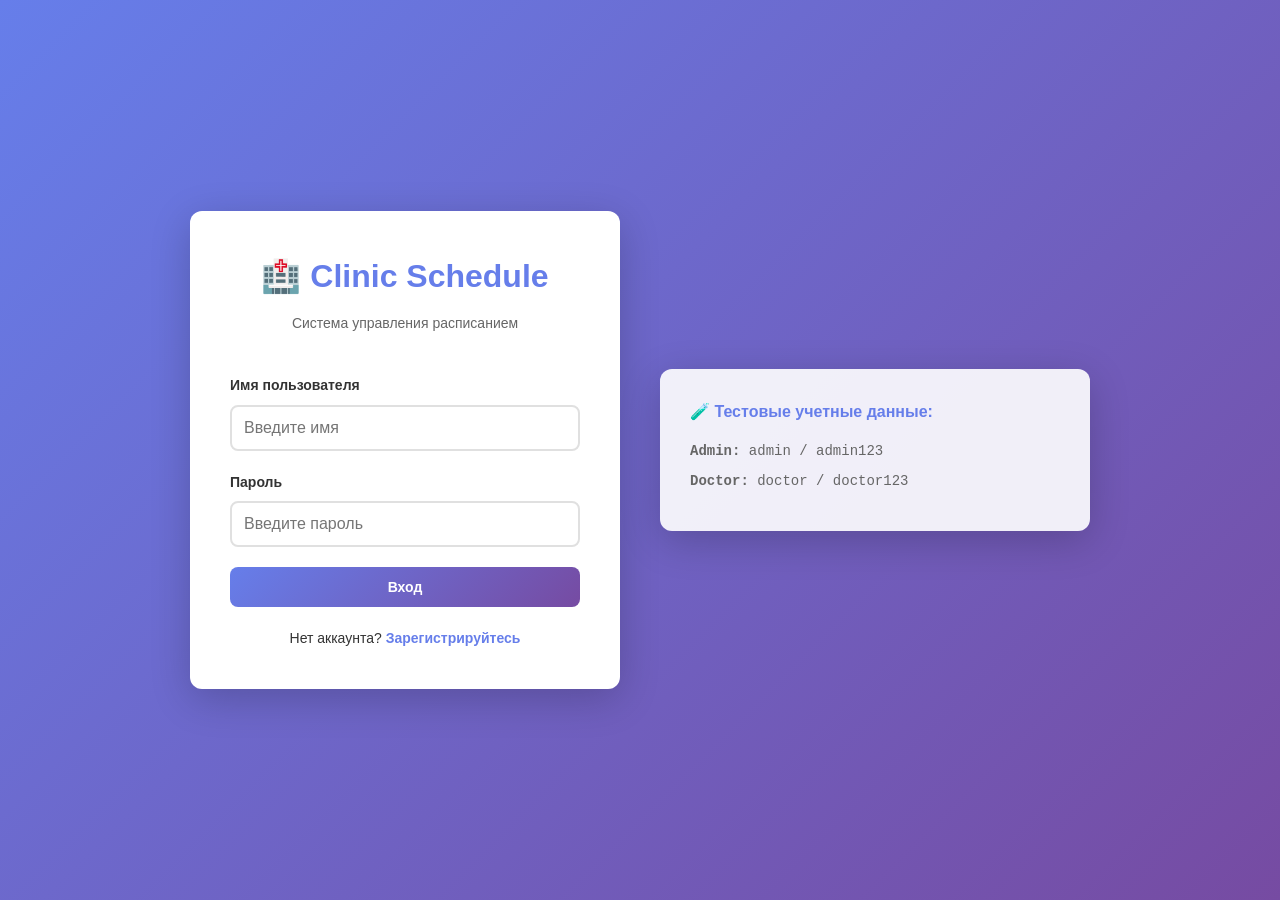
<file: frontend/index.html>
<!DOCTYPE html>
<html lang="ru">
<head>
    <meta charset="UTF-8">
    <meta name="viewport" content="width=device-width, initial-scale=1.0">
    <title>Clinic Schedule System</title>
    <link rel="stylesheet" href="css/style.css">
</head>
<body>
    <div class="container">
        <!-- Боковая панель навигации -->
        <aside class="sidebar">
            <div class="sidebar-header">
                <h1>🏥 Clinic</h1>
                <p id="userDisplay"></p>
            </div>

            <nav class="sidebar-nav">
                <a href="#" class="nav-item active" data-page="schedule">
                    <span class="icon">📅</span>
                    <span>Расписание</span>
                </a>
                <a href="#" class="nav-item" data-page="notes">
                    <span class="icon">📝</span>
                    <span>Заметки</span>
                </a>
                <a href="#" class="nav-item" data-page="backup">
                    <span class="icon">💾</span>
                    <span>Резервная копия</span>
                </a>
                <a href="#" class="nav-item" data-page="admin">
                    <span class="icon">🔧</span>
                    <span>Админ-панель</span>
                </a>
            </nav>

            <div class="sidebar-footer">
                <button id="logoutBtn" class="btn btn-secondary btn-block">Выход</button>
            </div>
        </aside>

        <!-- Основное содержимое -->
        <main class="main-content">
            <!-- Расписание -->
            <section id="schedule" class="page active">
                <h2>📅 Расписание</h2>
                <p>Содержимое расписания будет здесь...</p>
            </section>

            <!-- Заметки -->
            <section id="notes" class="page">
                <h2>📝 Мои заметки</h2>
                <p>Содержимое заметок будет здесь...</p>
            </section>

            <!-- Резервная копия -->
            <section id="backup" class="page">
                <h2>💾 Резервное копирование</h2>
                <p>Содержимое резервной копии будет здесь...</p>
            </section>

            <!-- Админ-панель -->
            <section id="admin" class="page">
                <h2>🔧 Администрирование</h2>
                <p>Содержимое админ-панели будет здесь...</p>
            </section>
        </main>
    </div>

    <script src="js/api.js"></script>
    <script src="js/auth.js"></script>
    <script src="js/utils.js"></script>
    <script>
        // Инициализация при загрузке
        document.addEventListener('DOMContentLoaded', async () => {
            // Проверка авторизации
            try {
                const response = await fetch('/backend/api/check_token.php', {
                    headers: {
                        'Authorization': 'Bearer ' + localStorage.getItem('token')
                    }
                });
                
                if (!response.ok) {
                    window.location.href = 'login.html';
                    return;
                }
                
                const data = await response.json();
                if (!data.is_authenticated) {
                    window.location.href = 'login.html';
                    return;
                }
                
                // Отображение имени пользователя
                const user = data.user;
                document.getElementById('userDisplay').textContent = user.username + ` (${user.role})`;
                
                // Скрытие админ-панели для неадминов
                const adminNav = document.querySelector('[data-page="admin"]');
                if (user.role !== 'admin') {
                    adminNav.style.display = 'none';
                }
                
            } catch (error) {
                console.error('Auth check error:', error);
                window.location.href = 'login.html';
            }
        });
        
        // Навигация между страницами
        document.querySelectorAll('.nav-item').forEach(item => {
            item.addEventListener('click', (e) => {
                e.preventDefault();
                
                // Убрать активный класс со всех элементов
                document.querySelectorAll('.nav-item').forEach(i => i.classList.remove('active'));
                document.querySelectorAll('.page').forEach(p => p.classList.remove('active'));
                
                // Добавить активный класс текущему элементу
                item.classList.add('active');
                const pageName = item.getAttribute('data-page');
                document.getElementById(pageName).classList.add('active');
            });
        });
        
        // Выход из системы
        document.getElementById('logoutBtn').addEventListener('click', async () => {
            try {
                await fetch('/backend/api/logout.php', {
                    method: 'POST',
                    headers: {
                        'Authorization': 'Bearer ' + localStorage.getItem('token')
                    }
                });
                
                localStorage.removeItem('token');
                localStorage.removeItem('user');
                window.location.href = 'login.html';
            } catch (error) {
                console.error('Logout error:', error);
                localStorage.removeItem('token');
                localStorage.removeItem('user');
                window.location.href = 'login.html';
            }
        });
    </script>
</body>
</html>
</file>
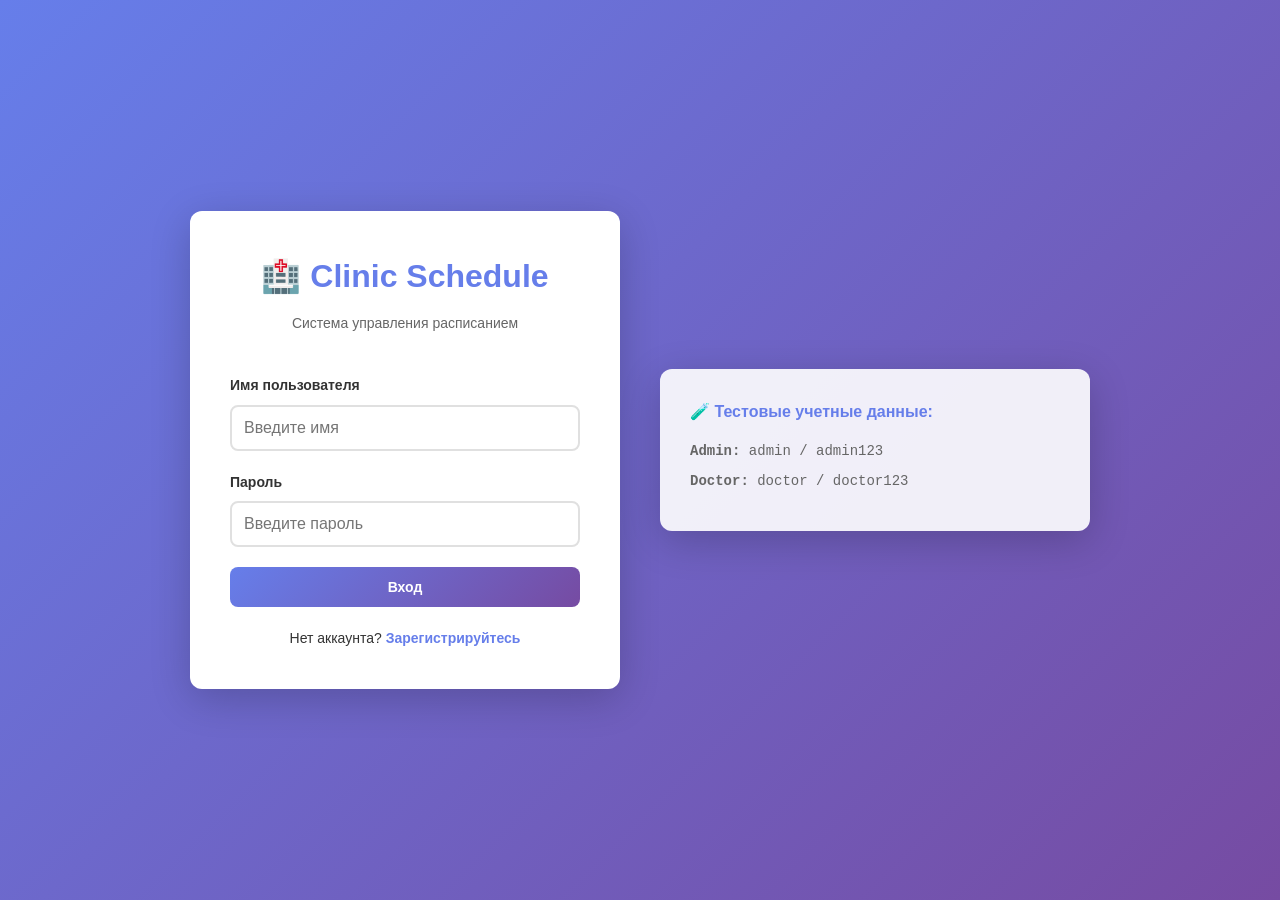
<file: frontend/login.html>
<!DOCTYPE html>
<html lang="ru">
<head>
    <meta charset="UTF-8">
    <meta name="viewport" content="width=device-width, initial-scale=1.0">
    <title>Clinic Schedule System - Вход</title>
    <link rel="stylesheet" href="css/style.css">
</head>
<body class="auth-page">
    <div class="auth-container">
        <div class="auth-card">
            <div class="auth-header">
                <h1>🏥 Clinic Schedule</h1>
                <p>Система управления расписанием</p>
            </div>

            <form id="loginForm" class="auth-form">
                <div class="form-group">
                    <label for="username">Имя пользователя</label>
                    <input type="text" id="username" name="username" required placeholder="Введите имя">
                    <span class="error-message" id="usernameError"></span>
                </div>

                <div class="form-group">
                    <label for="password">Пароль</label>
                    <input type="password" id="password" name="password" required placeholder="Введите пароль">
                    <span class="error-message" id="passwordError"></span>
                </div>

                <button type="submit" class="btn btn-primary btn-block">Вход</button>
                <span class="error-message" id="formError"></span>
            </form>

            <div class="auth-footer">
                <p>Нет аккаунта? <a href="register.html">Зарегистрируйтесь</a></p>
            </div>
        </div>

        <div class="test-credentials">
            <h3>🧪 Тестовые учетные данные:</h3>
            <p><strong>Admin:</strong> admin / admin123</p>
            <p><strong>Doctor:</strong> doctor / doctor123</p>
        </div>
    </div>

    <script src="js/api.js"></script>
    <script src="js/auth.js"></script>
    <script>
        document.getElementById('loginForm').addEventListener('submit', async (e) => {
            e.preventDefault();
            
            const username = document.getElementById('username').value;
            const password = document.getElementById('password').value;
            
            try {
                const response = await fetch('/backend/api/login.php', {
                    method: 'POST',
                    headers: {'Content-Type': 'application/json'},
                    body: JSON.stringify({ username, password })
                });
                
                const data = await response.json();
                
                if (data.success) {
                    localStorage.setItem('token', data.token);
                    localStorage.setItem('user', JSON.stringify(data.user));
                    window.location.href = 'index.html';
                } else {
                    document.getElementById('formError').textContent = data.error || 'Ошибка входа';
                }
            } catch (error) {
                document.getElementById('formError').textContent = 'Ошибка соединения';
                console.error('Login error:', error);
            }
        });
    </script>
</body>
</html>
</file>
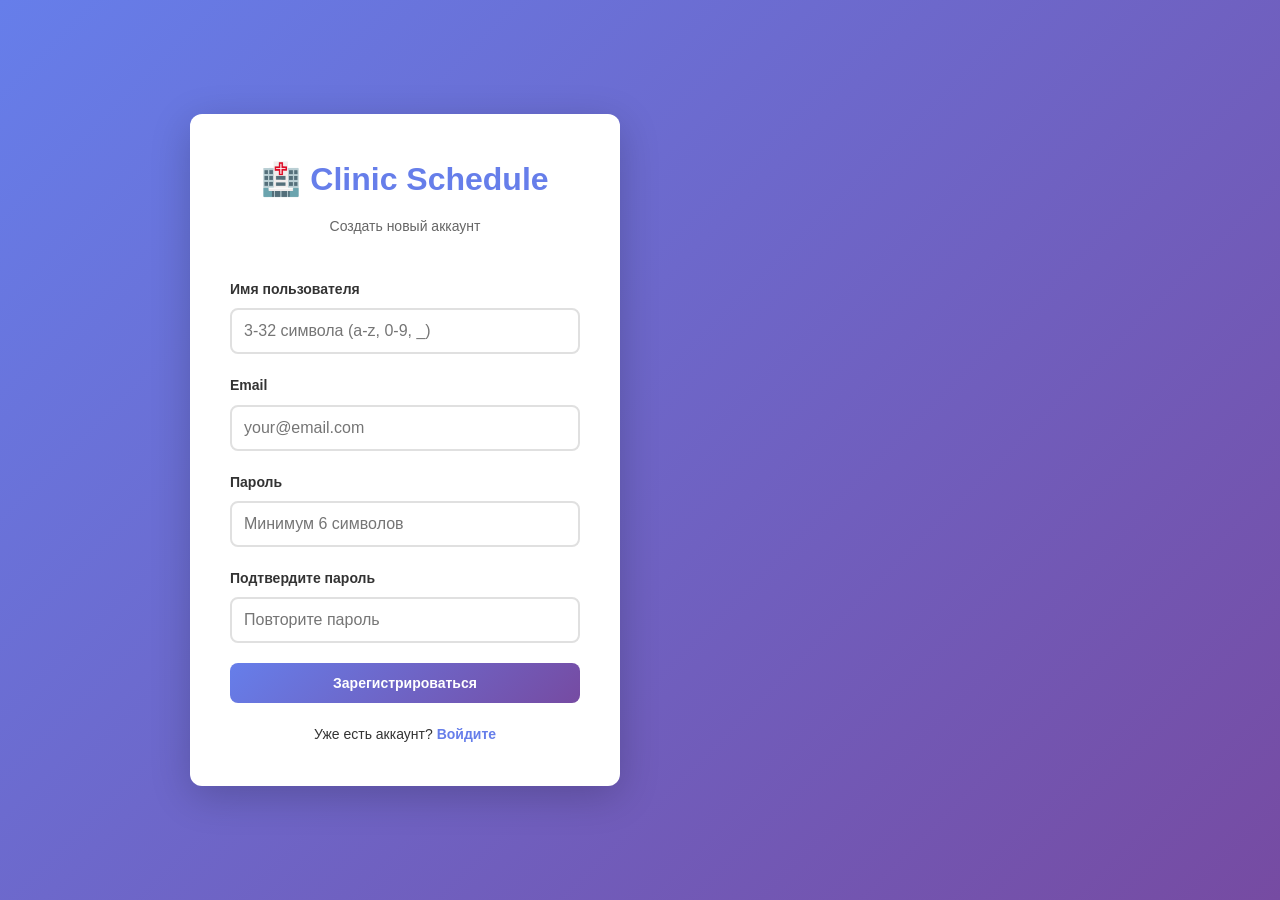
<file: frontend/register.html>
<!DOCTYPE html>
<html lang="ru">
<head>
    <meta charset="UTF-8">
    <meta name="viewport" content="width=device-width, initial-scale=1.0">
    <title>Clinic Schedule System - Регистрация</title>
    <link rel="stylesheet" href="css/style.css">
</head>
<body class="auth-page">
    <div class="auth-container">
        <div class="auth-card">
            <div class="auth-header">
                <h1>🏥 Clinic Schedule</h1>
                <p>Создать новый аккаунт</p>
            </div>

            <form id="registerForm" class="auth-form">
                <div class="form-group">
                    <label for="username">Имя пользователя</label>
                    <input type="text" id="username" name="username" required placeholder="3-32 символа (a-z, 0-9, _)">
                    <span class="error-message" id="usernameError"></span>
                </div>

                <div class="form-group">
                    <label for="email">Email</label>
                    <input type="email" id="email" name="email" required placeholder="your@email.com">
                    <span class="error-message" id="emailError"></span>
                </div>

                <div class="form-group">
                    <label for="password">Пароль</label>
                    <input type="password" id="password" name="password" required placeholder="Минимум 6 символов">
                    <span class="error-message" id="passwordError"></span>
                </div>

                <div class="form-group">
                    <label for="password_confirm">Подтвердите пароль</label>
                    <input type="password" id="password_confirm" name="password_confirm" required placeholder="Повторите пароль">
                    <span class="error-message" id="passwordConfirmError"></span>
                </div>

                <button type="submit" class="btn btn-primary btn-block">Зарегистрироваться</button>
                <span class="error-message" id="formError"></span>
                <span class="success-message" id="formSuccess"></span>
            </form>

            <div class="auth-footer">
                <p>Уже есть аккаунт? <a href="login.html">Войдите</a></p>
            </div>
        </div>
    </div>

    <script src="js/api.js"></script>
    <script>
        document.getElementById('registerForm').addEventListener('submit', async (e) => {
            e.preventDefault();
            
            const username = document.getElementById('username').value;
            const email = document.getElementById('email').value;
            const password = document.getElementById('password').value;
            const password_confirm = document.getElementById('password_confirm').value;
            
            // Очистка ошибок
            document.getElementById('formError').textContent = '';
            document.getElementById('formSuccess').textContent = '';
            
            // Валидация
            if (password !== password_confirm) {
                document.getElementById('passwordConfirmError').textContent = 'Пароли не совпадают';
                return;
            }
            
            if (password.length < 6) {
                document.getElementById('passwordError').textContent = 'Пароль должен быть минимум 6 символов';
                return;
            }
            
            try {
                const response = await fetch('/backend/api/register.php', {
                    method: 'POST',
                    headers: {'Content-Type': 'application/json'},
                    body: JSON.stringify({ username, email, password })
                });
                
                const data = await response.json();
                
                if (data.success) {
                    document.getElementById('formSuccess').textContent = data.message;
                    document.getElementById('registerForm').reset();
                    setTimeout(() => {
                        window.location.href = 'login.html';
                    }, 2000);
                } else {
                    document.getElementById('formError').textContent = data.error || 'Ошибка регистрации';
                }
            } catch (error) {
                document.getElementById('formError').textContent = 'Ошибка соединения';
                console.error('Register error:', error);
            }
        });
    </script>
</body>
</html>
</file>
<file: frontend/css/style.css>
/**
 * Основные стили для Clinic Schedule System
 */

* {
    margin: 0;
    padding: 0;
    box-sizing: border-box;
}

body {
    font-family: -apple-system, BlinkMacSystemFont, 'Segoe UI', Roboto, 'Helvetica Neue', Arial, sans-serif;
    background: linear-gradient(135deg, #667eea 0%, #764ba2 100%);
    color: #333;
    line-height: 1.6;
}

/* === СТРАНИЦЫ АВТОРИЗАЦИИ === */
.auth-page {
    min-height: 100vh;
    display: flex;
    align-items: center;
    justify-content: center;
    padding: 20px;
}

.auth-container {
    width: 100%;
    max-width: 900px;
    display: grid;
    grid-template-columns: 1fr 1fr;
    gap: 40px;
    align-items: center;
}

.auth-card {
    background: white;
    padding: 40px;
    border-radius: 12px;
    box-shadow: 0 10px 40px rgba(0, 0, 0, 0.2);
    animation: slideInLeft 0.5s ease-out;
}

.auth-header {
    text-align: center;
    margin-bottom: 40px;
}

.auth-header h1 {
    font-size: 32px;
    color: #667eea;
    margin-bottom: 10px;
}

.auth-header p {
    color: #666;
    font-size: 14px;
}

.auth-form {
    display: flex;
    flex-direction: column;
    gap: 20px;
}

.form-group {
    display: flex;
    flex-direction: column;
}

.form-group label {
    margin-bottom: 8px;
    font-weight: 600;
    color: #333;
    font-size: 14px;
}

.form-group input {
    padding: 12px;
    border: 2px solid #e0e0e0;
    border-radius: 8px;
    font-size: 16px;
    transition: border-color 0.3s;
}

.form-group input:focus {
    outline: none;
    border-color: #667eea;
    background: #f8f9ff;
}

.error-message {
    color: #e74c3c;
    font-size: 12px;
    margin-top: 4px;
    display: none;
}

.error-message:not(:empty) {
    display: block;
}

.success-message {
    color: #27ae60;
    font-size: 14px;
    padding: 12px;
    background: #d5f4e6;
    border-radius: 8px;
    margin-top: 10px;
    display: none;
}

.success-message:not(:empty) {
    display: block;
}

.auth-footer {
    text-align: center;
    margin-top: 20px;
    font-size: 14px;
}

.auth-footer a {
    color: #667eea;
    text-decoration: none;
    font-weight: 600;
}

.auth-footer a:hover {
    text-decoration: underline;
}

.test-credentials {
    background: rgba(255, 255, 255, 0.9);
    padding: 30px;
    border-radius: 12px;
    box-shadow: 0 10px 40px rgba(0, 0, 0, 0.2);
    animation: slideInRight 0.5s ease-out;
}

.test-credentials h3 {
    color: #667eea;
    margin-bottom: 15px;
    font-size: 16px;
}

.test-credentials p {
    color: #666;
    font-size: 14px;
    margin: 8px 0;
    font-family: 'Courier New', monospace;
}

/* === ОСНОВНОЙ ИНТЕРФЕЙС === */
.container {
    display: grid;
    grid-template-columns: 250px 1fr;
    min-height: 100vh;
    background: white;
}

.sidebar {
    background: linear-gradient(135deg, #667eea 0%, #764ba2 100%);
    color: white;
    padding: 20px;
    display: flex;
    flex-direction: column;
    box-shadow: 2px 0 10px rgba(0, 0, 0, 0.1);
}

.sidebar-header {
    text-align: center;
    margin-bottom: 40px;
    padding-bottom: 20px;
    border-bottom: 1px solid rgba(255, 255, 255, 0.2);
}

.sidebar-header h1 {
    font-size: 24px;
    margin-bottom: 5px;
}

.sidebar-header p {
    font-size: 12px;
    opacity: 0.9;
}

.sidebar-nav {
    display: flex;
    flex-direction: column;
    gap: 10px;
    flex: 1;
}

.nav-item {
    display: flex;
    align-items: center;
    gap: 12px;
    padding: 12px 16px;
    border-radius: 8px;
    color: white;
    text-decoration: none;
    transition: all 0.3s;
    cursor: pointer;
    font-size: 14px;
}

.nav-item:hover {
    background: rgba(255, 255, 255, 0.2);
    transform: translateX(4px);
}

.nav-item.active {
    background: rgba(255, 255, 255, 0.3);
    font-weight: 600;
}

.nav-item .icon {
    font-size: 18px;
}

.sidebar-footer {
    border-top: 1px solid rgba(255, 255, 255, 0.2);
    padding-top: 20px;
}

.main-content {
    padding: 40px;
    overflow-y: auto;
}

.page {
    display: none;
    animation: fadeIn 0.3s ease-out;
}

.page.active {
    display: block;
}

.page h2 {
    color: #333;
    margin-bottom: 30px;
    font-size: 28px;
}

/* === КНОПКИ === */
.btn {
    padding: 12px 24px;
    border: none;
    border-radius: 8px;
    font-size: 14px;
    font-weight: 600;
    cursor: pointer;
    transition: all 0.3s;
    text-decoration: none;
    display: inline-block;
    text-align: center;
}

.btn-primary {
    background: linear-gradient(135deg, #667eea 0%, #764ba2 100%);
    color: white;
}

.btn-primary:hover {
    transform: translateY(-2px);
    box-shadow: 0 10px 20px rgba(102, 126, 234, 0.4);
}

.btn-secondary {
    background: #e0e0e0;
    color: #333;
}

.btn-secondary:hover {
    background: #d0d0d0;
}

.btn-block {
    width: 100%;
}

/* === АНИМАЦИИ === */
@keyframes slideInLeft {
    from {
        opacity: 0;
        transform: translateX(-30px);
    }
    to {
        opacity: 1;
        transform: translateX(0);
    }
}

@keyframes slideInRight {
    from {
        opacity: 0;
        transform: translateX(30px);
    }
    to {
        opacity: 1;
        transform: translateX(0);
    }
}

@keyframes fadeIn {
    from {
        opacity: 0;
    }
    to {
        opacity: 1;
    }
}

/* === RESPONSIVE === */
@media (max-width: 768px) {
    .auth-container {
        grid-template-columns: 1fr;
        gap: 20px;
    }

    .test-credentials {
        order: -1;
    }

    .container {
        grid-template-columns: 1fr;
    }

    .sidebar {
        flex-direction: row;
        align-items: center;
        padding: 15px;
    }

    .sidebar-header {
        margin-bottom: 0;
        padding-bottom: 0;
        border-bottom: none;
        padding-right: 20px;
        border-right: 1px solid rgba(255, 255, 255, 0.2);
        flex-shrink: 0;
    }

    .sidebar-nav {
        flex-direction: row;
        flex: 1;
        margin: 0 20px;
        gap: 5px;
    }

    .nav-item span:not(.icon) {
        display: none;
    }

    .sidebar-footer {
        border-top: none;
        border-left: 1px solid rgba(255, 255, 255, 0.2);
        padding-top: 0;
        padding-left: 20px;
        margin-left: auto;
    }

    .main-content {
        padding: 20px;
    }
}
</file>
